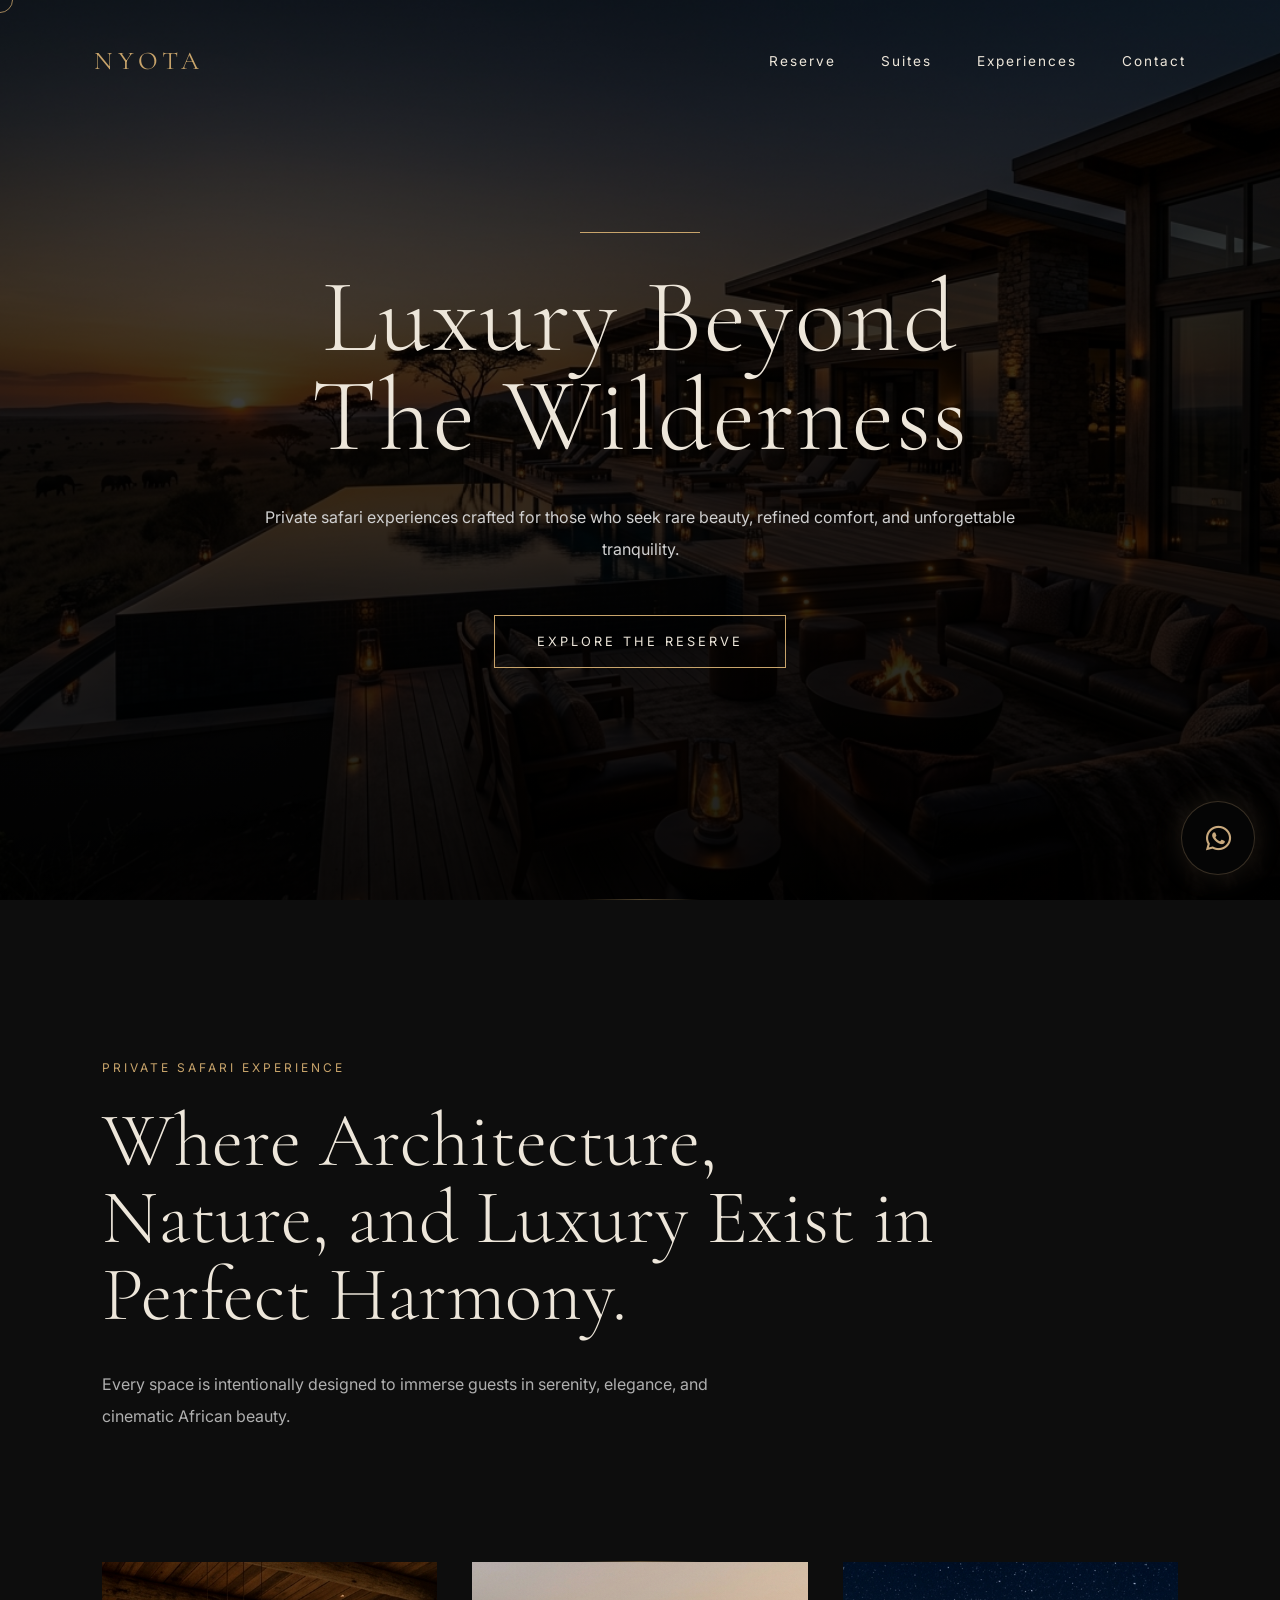
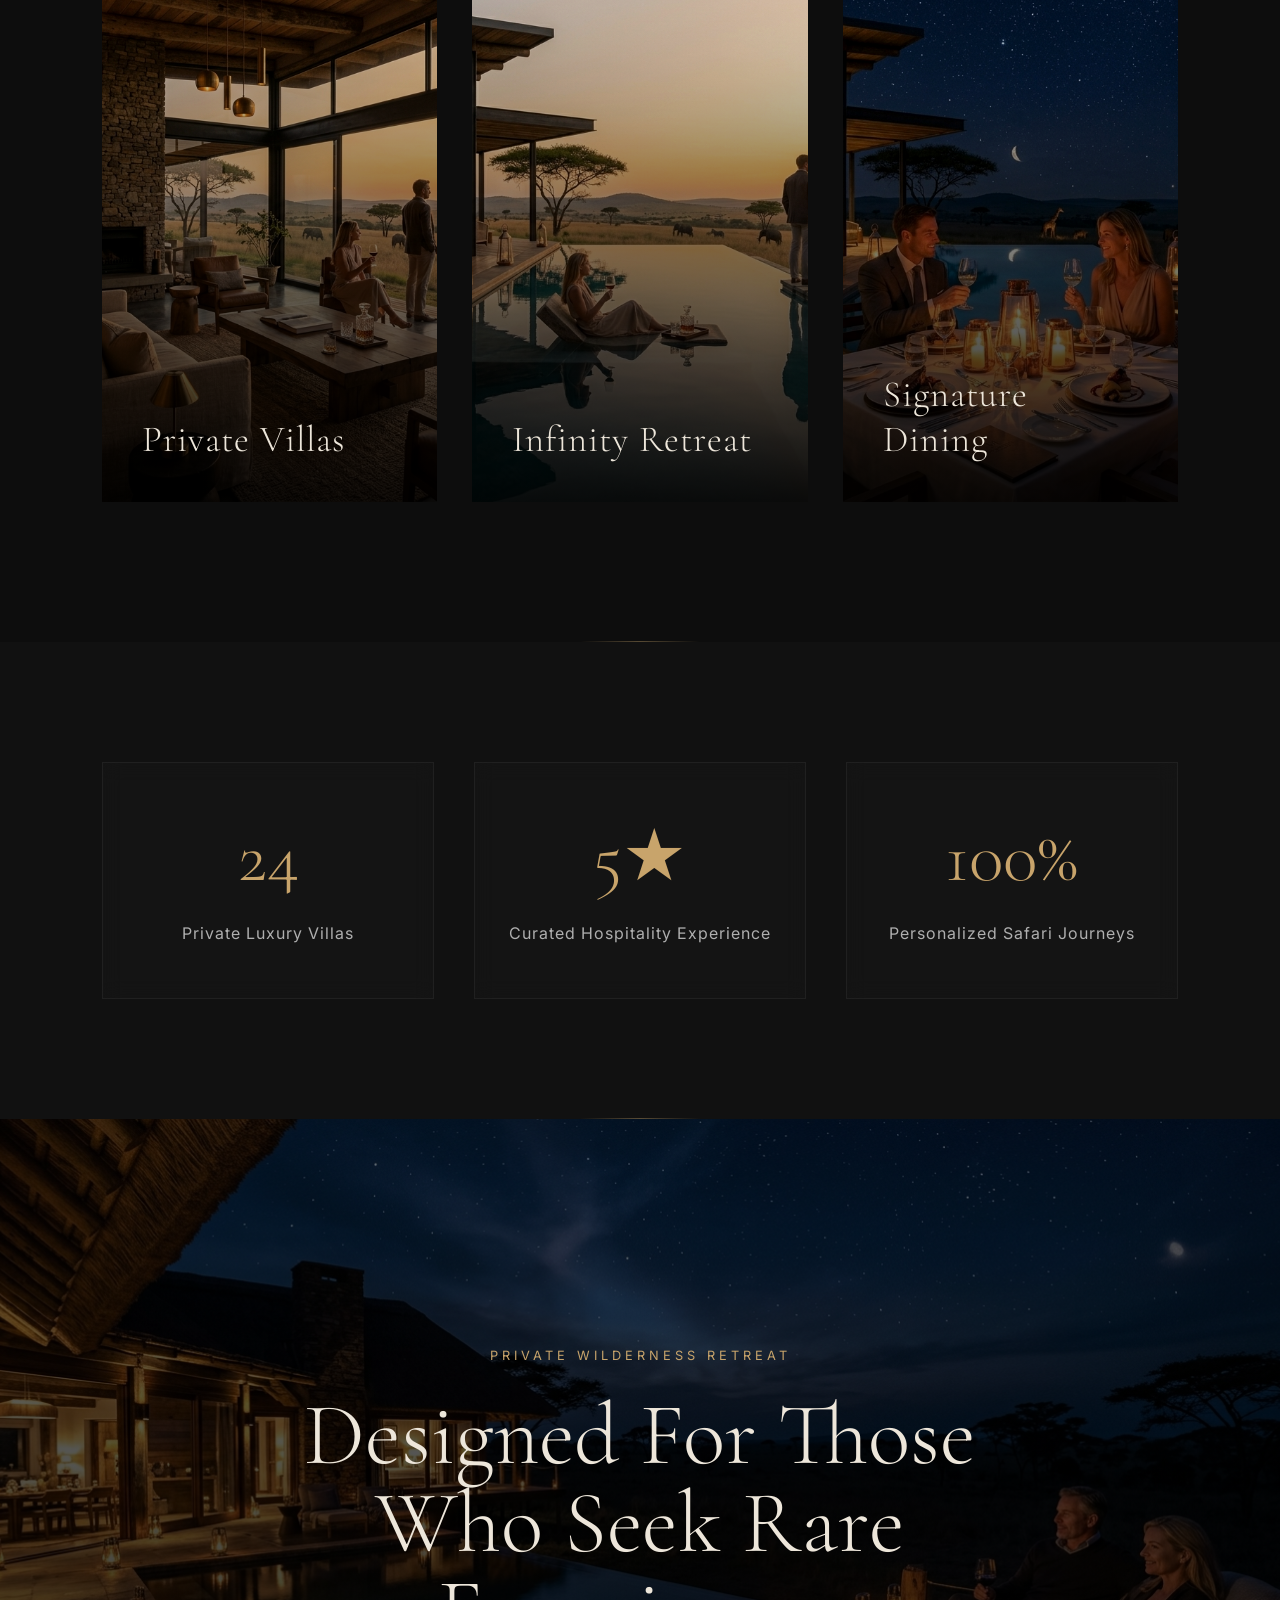
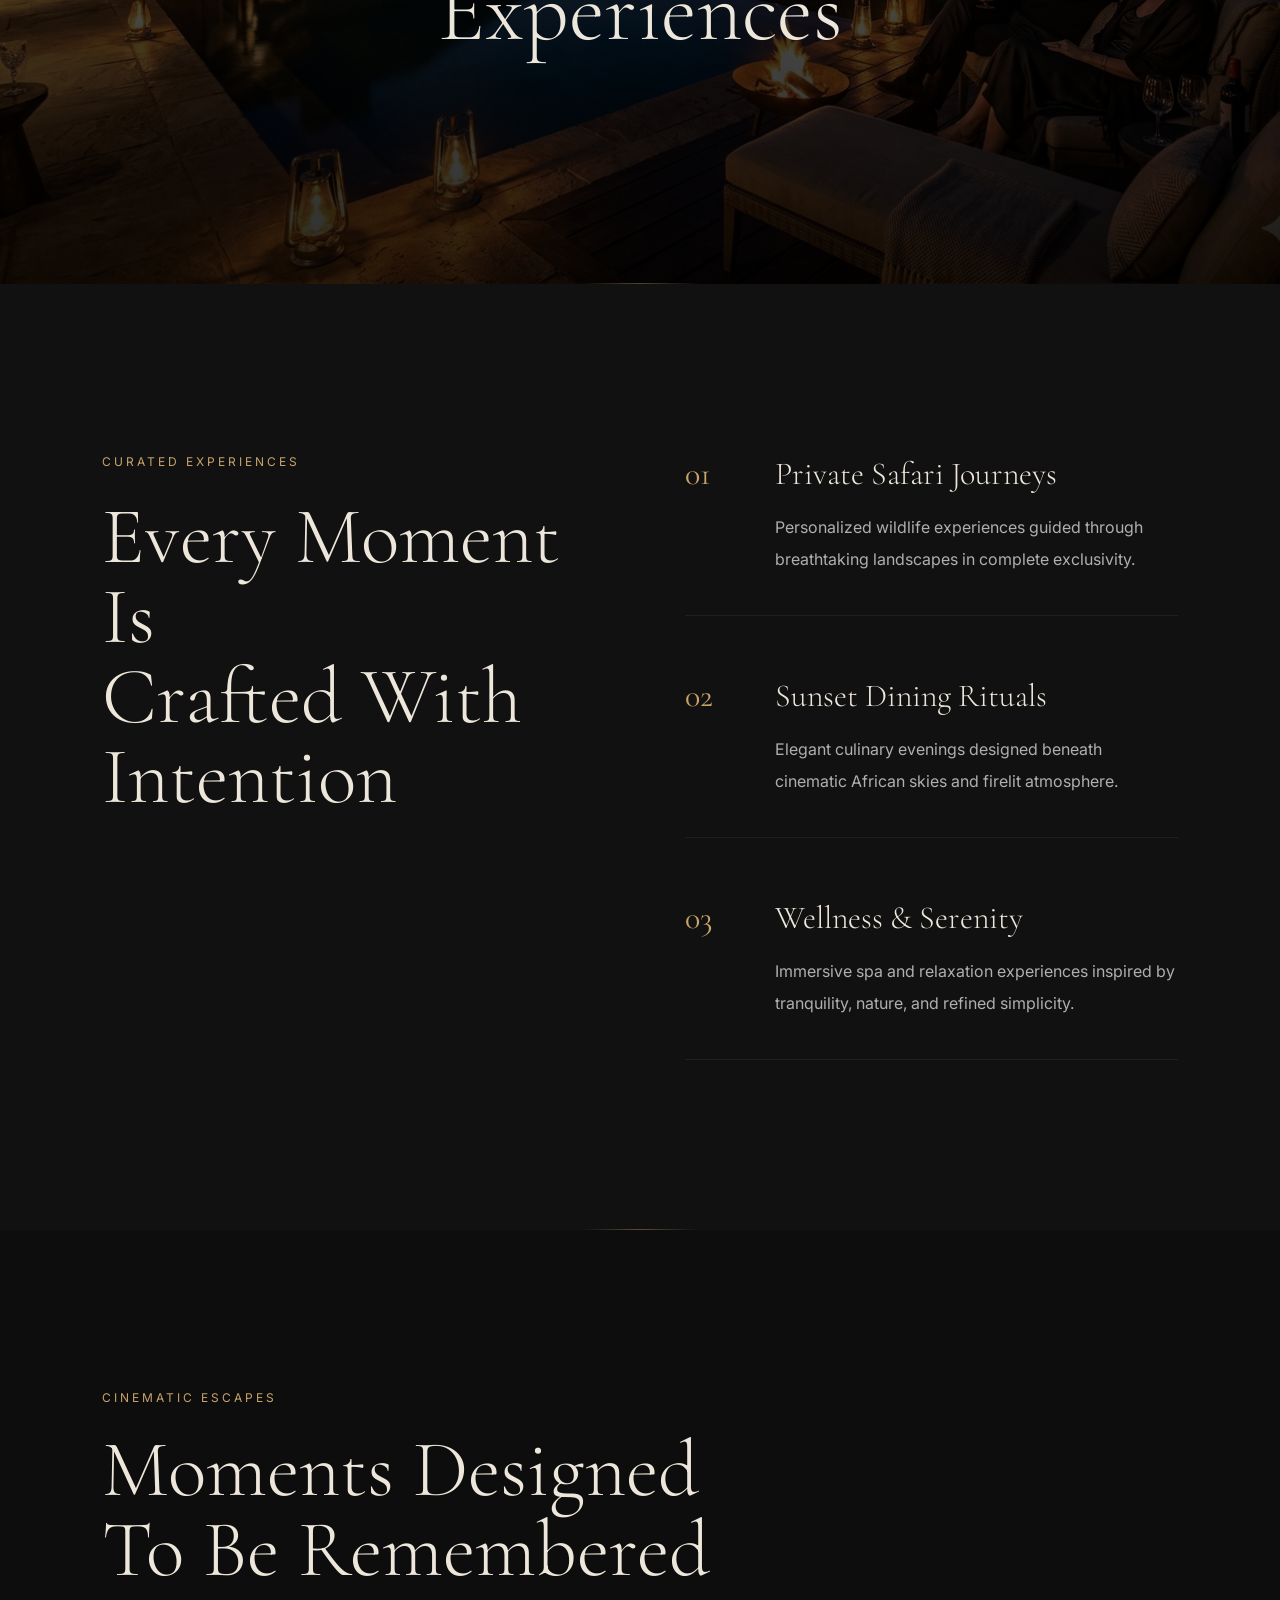
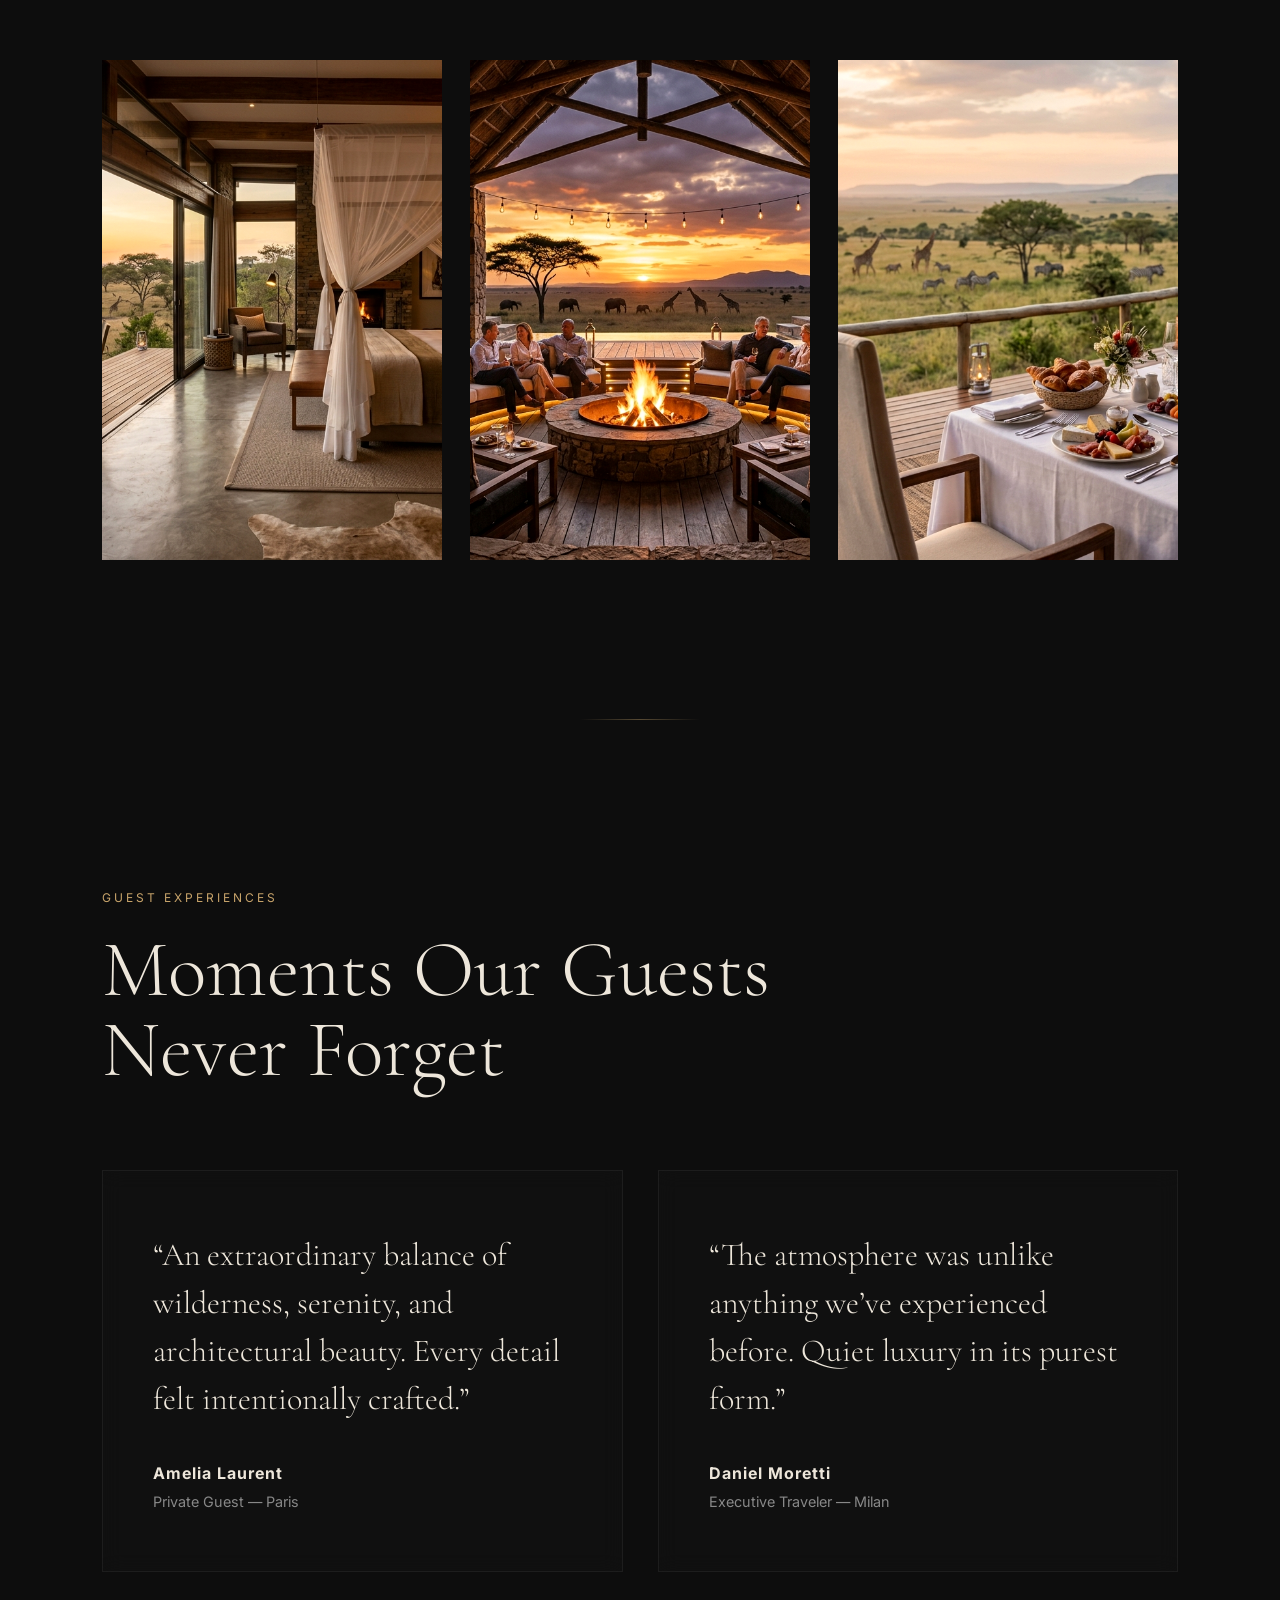
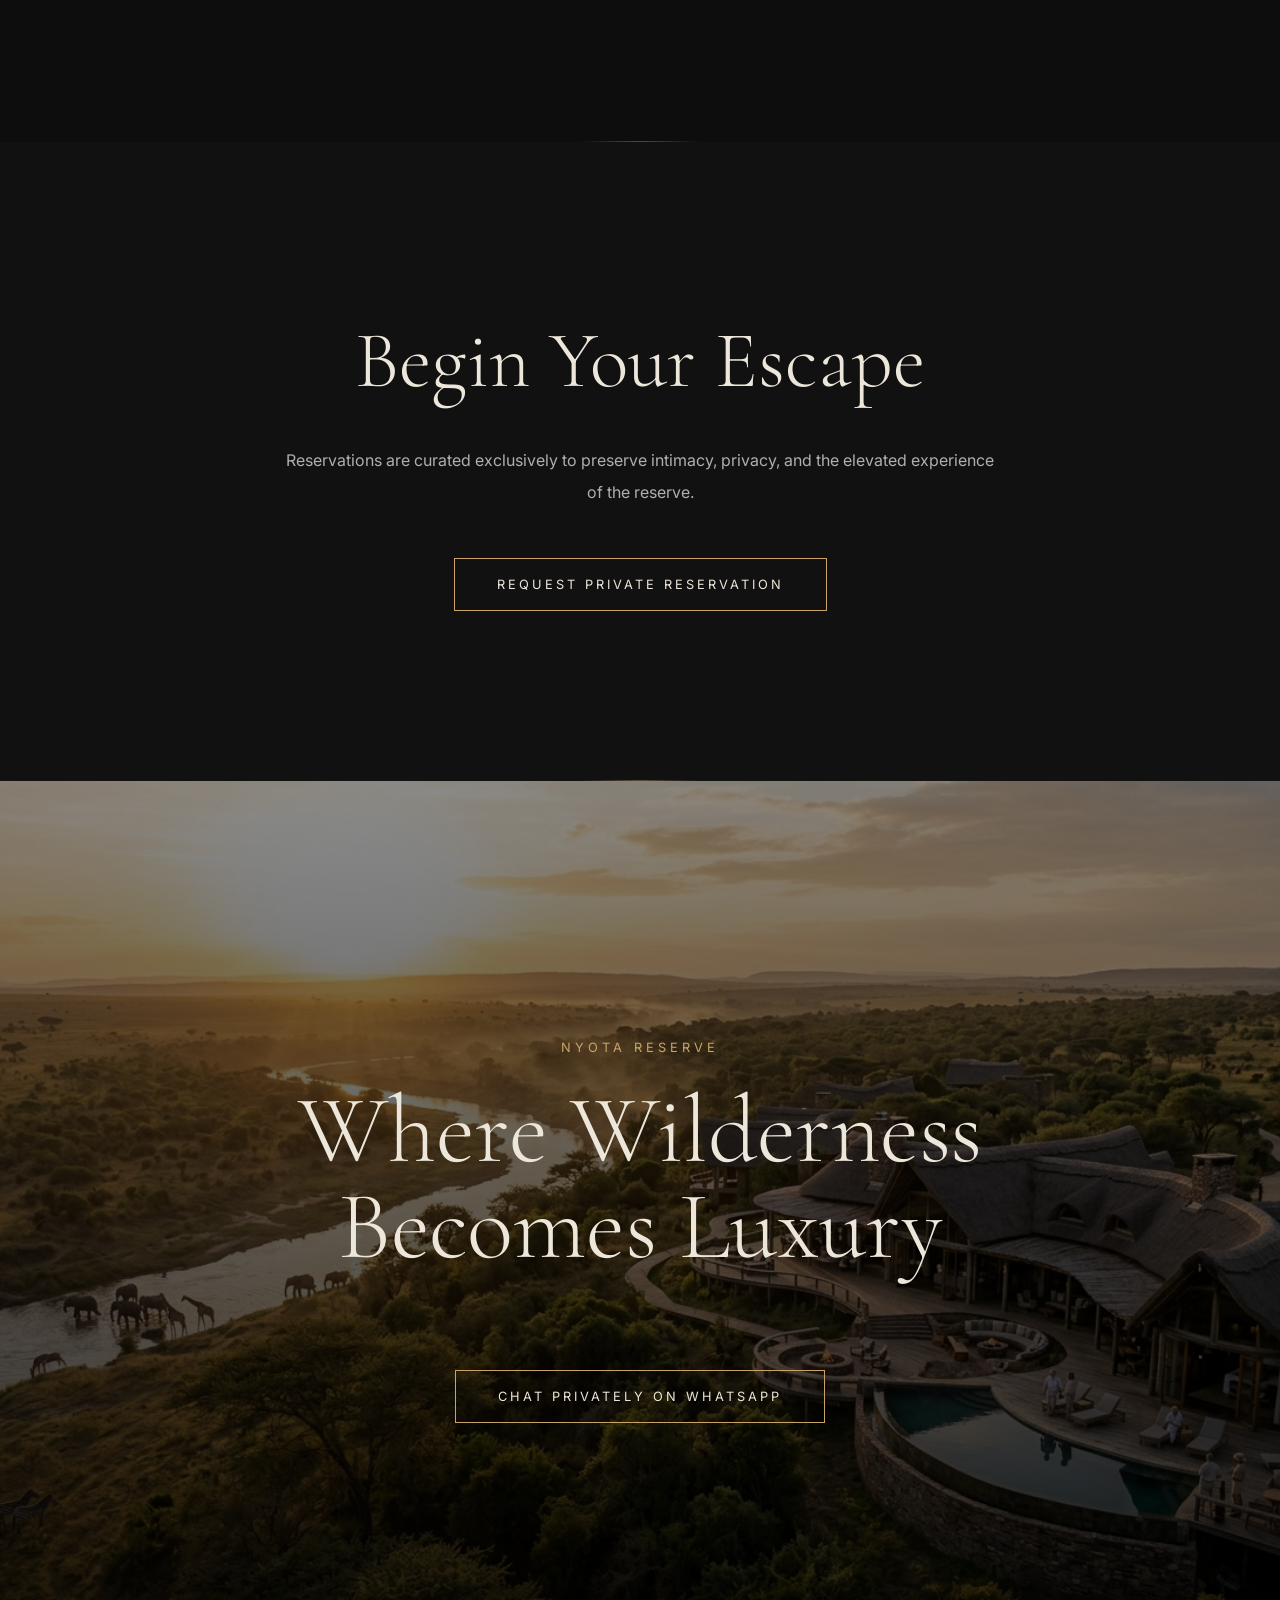
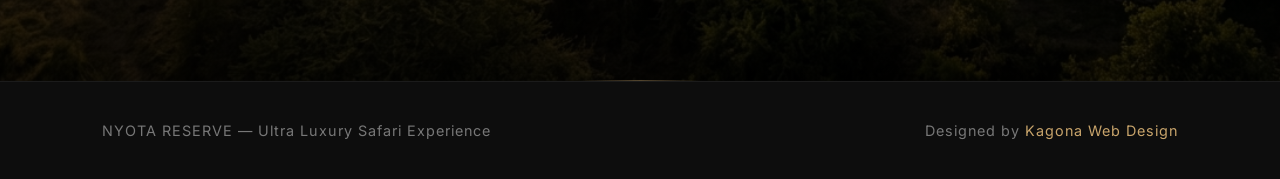
<file: index.html>
<!DOCTYPE html>
<html lang="en">

<head>

<meta charset="UTF-8">
<meta name="viewport" content="width=device-width, initial-scale=1.0">

<title>NYOTA RESERVE | Ultra Luxury Safari Resort</title>

<link rel="preconnect" href="https://fonts.googleapis.com">
<link rel="preconnect" href="https://fonts.gstatic.com" crossorigin>

<link href="https://fonts.googleapis.com/css2?family=Cormorant+Garamond:wght@300;400;500;600&family=Inter:wght@300;400;500&display=swap" rel="stylesheet">

<link rel="stylesheet"
href="https://cdnjs.cloudflare.com/ajax/libs/font-awesome/6.5.1/css/all.min.css">
    
<link rel="stylesheet" href="style.css">

</head>

<body>

<!-- NAVBAR -->

<nav id="navbar">

<div class="logo">
NYOTA
</div>

<div class="nav-links">

<a href="#">Reserve</a>
<a href="#">Suites</a>
<a href="#">Experiences</a>
<a href="#">Contact</a>

</div>

<div class="menu-toggle" id="menuToggle">

    <span></span>
    <span></span>

</div>
  
</nav>

<div class="mobile-menu" id="mobileMenu">

    <a href="#experience" class="mobile-link">
        Experience
    </a>

    <a href="#gallery" class="mobile-link">
        Menu
    </a>

    <a href="#gallery" class="mobile-link">
        Gallery
    </a>

    <a href="#reservations" class="mobile-link">
        Reservations
    </a>

</div>
  
<!-- HERO -->

<section class="hero">

<div class="overlay"></div>

<div class="hero-content">

<div class="hero-line"></div>

<h1>
Luxury Beyond <br>
The Wilderness
</h1>

<p>
Private safari experiences crafted for those who seek
rare beauty, refined comfort, and unforgettable tranquility.
</p>

<a href="reservation.html" class="hero-btn">
EXPLORE THE RESERVE
</a>

</div>

</section>

<!-- EXPERIENCE -->

<section id="experience" class="experience reveal">

<div class="experience-text">

<p class="small-title">
PRIVATE SAFARI EXPERIENCE
</p>

<h2>
Where Architecture,
Nature, and Luxury
Exist in Perfect Harmony.
</h2>

<p class="experience-description">
Every space is intentionally designed to immerse guests
in serenity, elegance, and cinematic African beauty.
</p>

</div>

</section>

<!-- SHOWCASE -->

<section class="showcase reveal">

<div class="card">

<img src="images/villa.jpg">

<div class="card-content">
<h3>Private Villas</h3>
</div>

</div>

<div class="card">

<img src="images/pool.jpg">

<div class="card-content">
<h3>Infinity Retreat</h3>
</div>

</div>

<div class="card">

<img src="images/dining.jpg">

<div class="card-content">
<h3>Signature Dining</h3>
</div>

</div>

</section>

<!-- STATS SECTION -->

<section class="stats reveal">

    <div class="stat-box">

        <h2>
            24
        </h2>

        <p>
            Private Luxury Villas
        </p>

    </div>

    <div class="stat-box">

        <h2>
            5★
        </h2>

        <p>
            Curated Hospitality Experience
        </p>

    </div>

    <div class="stat-box">

        <h2>
            100%
        </h2>

        <p>
            Personalized Safari Journeys
        </p>

    </div>

</section>
    
<!-- PARALLAX SECTION -->

<section class="parallax reveal">

    <div class="parallax-overlay"></div>

    <div class="parallax-content">

        <p>
            PRIVATE WILDERNESS RETREAT
        </p>

        <h2>
            Designed For Those <br>
            Who Seek Rare Experiences
        </h2>

    </div>

</section>

<!-- SIGNATURE EXPERIENCES -->

<section class="signature reveal">

    <div class="signature-left">

        <p>
            CURATED EXPERIENCES
        </p>

        <h2>
            Every Moment Is <br>
            Crafted With Intention
        </h2>

    </div>

    <div class="signature-right">

        <div class="experience-item">

            <span>01</span>

            <div>

                <h3>
                    Private Safari Journeys
                </h3>

                <p>
                    Personalized wildlife experiences guided through
                    breathtaking landscapes in complete exclusivity.
                </p>

            </div>

        </div>

        <div class="experience-item">

            <span>02</span>

            <div>

                <h3>
                    Sunset Dining Rituals
                </h3>

                <p>
                    Elegant culinary evenings designed beneath cinematic
                    African skies and firelit atmosphere.
                </p>

            </div>

        </div>

        <div class="experience-item">

            <span>03</span>

            <div>

                <h3>
                    Wellness & Serenity
                </h3>

                <p>
                    Immersive spa and relaxation experiences inspired by
                    tranquility, nature, and refined simplicity.
                </p>

            </div>

        </div>

    </div>

</section>
    
<!-- GALLERY SECTION -->

<section id="gallery" class="gallery-section reveal">

    <div class="gallery-header">

        <p>
            CINEMATIC ESCAPES
        </p>

        <h2>
            Moments Designed <br>
            To Be Remembered
        </h2>

    </div>

    <div class="gallery-grid">

        <div class="gallery-item">
            <img src="images/gallery1.jpg">
        </div>

        <div class="gallery-item">
            <img src="images/gallery2.jpg">
        </div>

        <div class="gallery-item">
            <img src="images/gallery3.jpg">
        </div>

    </div>

</section>

<!-- TESTIMONIALS -->

<section class="testimonials reveal">
    
    <div class="testimonial-header">

        <p>
            GUEST EXPERIENCES
        </p>

        <h2>
            Moments Our Guests <br>
            Never Forget
        </h2>

    </div>

    <div class="testimonial-grid">

        <div class="testimonial-card">

            <p class="quote">
                “An extraordinary balance of wilderness,
                serenity, and architectural beauty.
                Every detail felt intentionally crafted.”
            </p>

            <h3>
                Amelia Laurent
            </h3>

            <span>
                Private Guest — Paris
            </span>

        </div>

        <div class="testimonial-card">

            <p class="quote">
                “The atmosphere was unlike anything
                we’ve experienced before. Quiet luxury
                in its purest form.”
            </p>

            <h3>
                Daniel Moretti
            </h3>

            <span>
                Executive Traveler — Milan
            </span>

        </div>

    </div>

</section>
    
<!-- RESERVATION -->

<section id="reservations" class="reservation reveal">
    
<h2>
Begin Your Escape
</h2>

<p>
Reservations are curated exclusively to preserve intimacy,
privacy, and the elevated experience of the reserve.
</p>

<a href="reservation.html" class="hero-btn">
REQUEST PRIVATE RESERVATION
</a>

</section>

<!-- FINAL CINEMATIC SECTION -->

<section class="final-section">

    <div class="final-overlay"></div>

    <div class="final-content">

        <p>
            NYOTA RESERVE
        </p>

        <h2>
            Where Wilderness <br>
            Becomes Luxury
        </h2>

        <a href="https://wa.me/254710138060?text=Hello%20Kagona,%20I'm%20interested%20in%20a%20website%20for%20my%20business." class="hero-btn">
            CHAT PRIVATELY ON WHATSAPP
        </a>

    </div>

</section>
    
<!-- FOOTER -->

<footer>

<p>
NYOTA RESERVE — Ultra Luxury Safari Experience
</p>

<p>
Designed by 
<a href="https://kagonameshack-cmyk.github.io/Kagona-webdesign-/index.html#projects">
Kagona Web Design
</a>
</p>

</footer>

<script src="script.js"></script>

<div class="cursor"></div>

<!-- FLOATING WHATSAPP -->

<a href="https://wa.me/254710138060?text=Hello%20Kagona,%20I%20just%20visited%20your%20website%20and%20would%20like%20to%20discuss%20a%20project."
class="floating-whatsapp"
target="_blank">

    <i class="fab fa-whatsapp"></i>

</a>    
    
</body>
  </html>
</file>
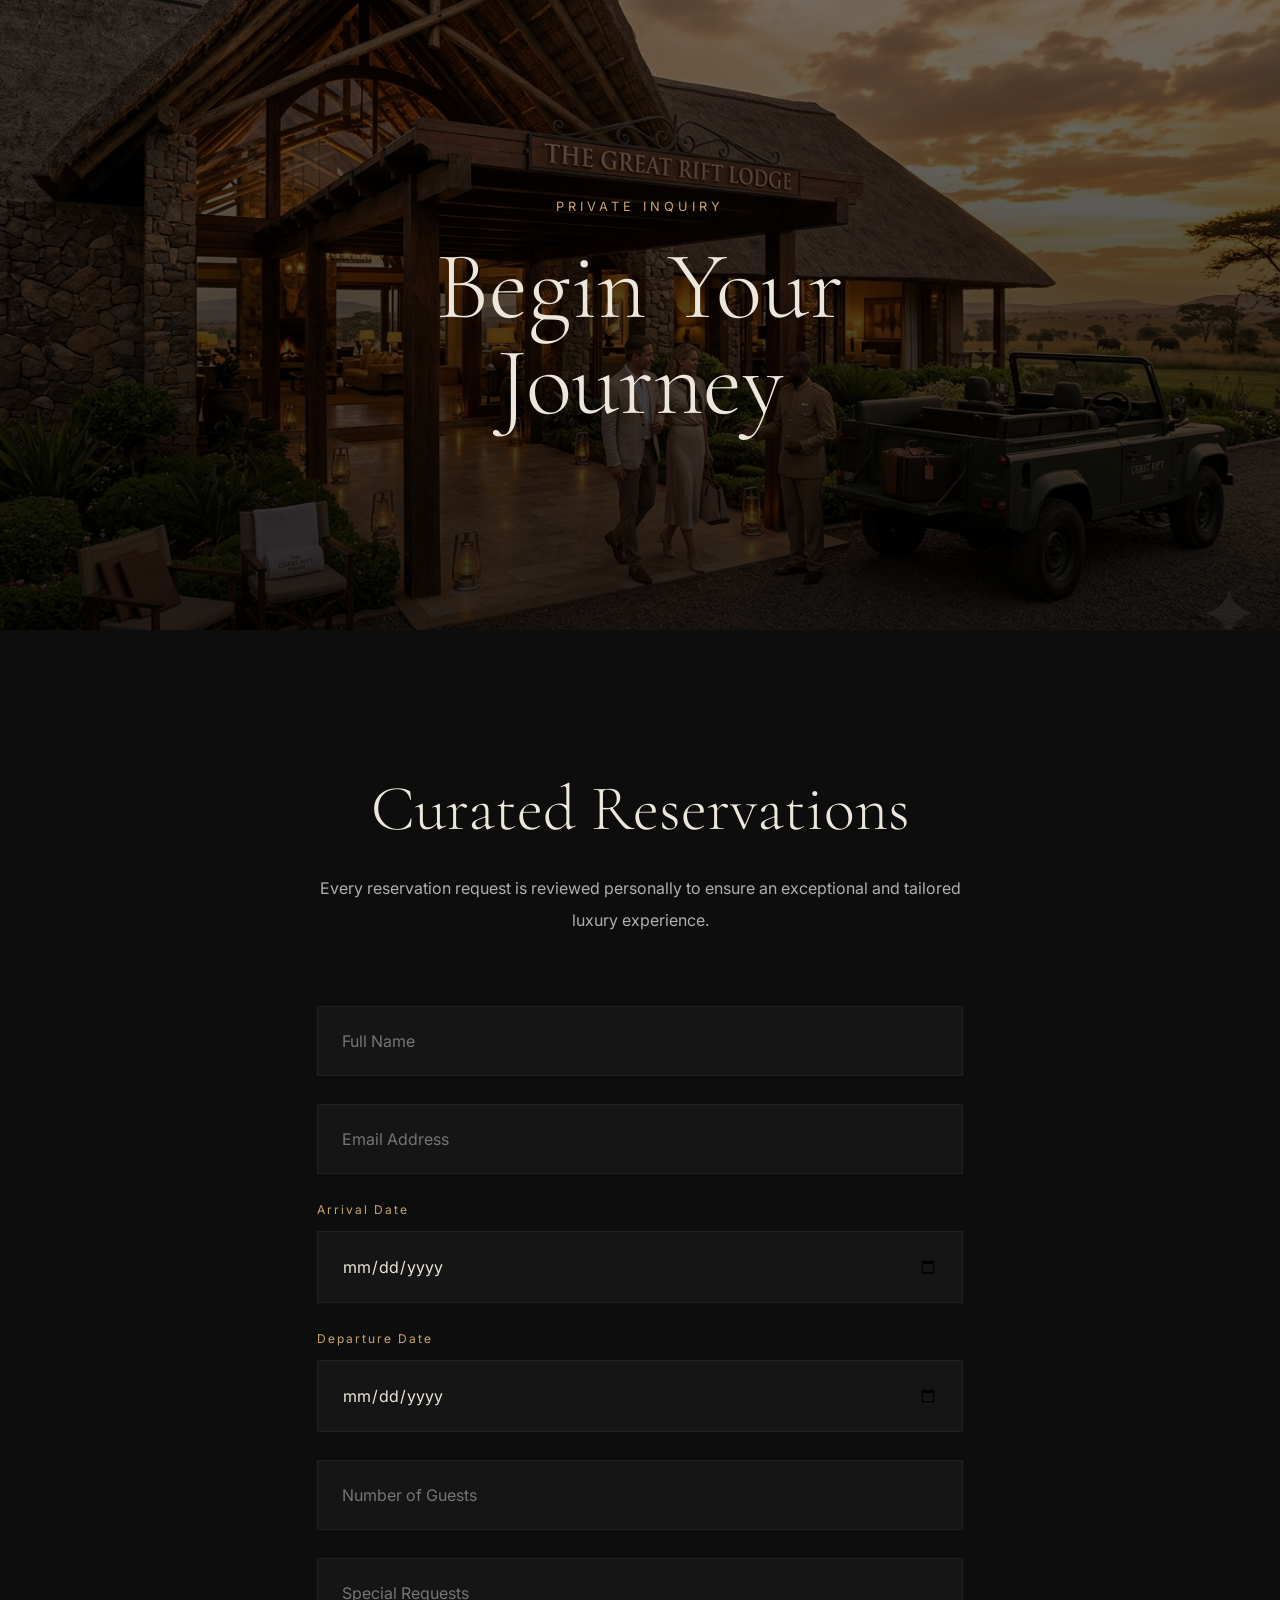
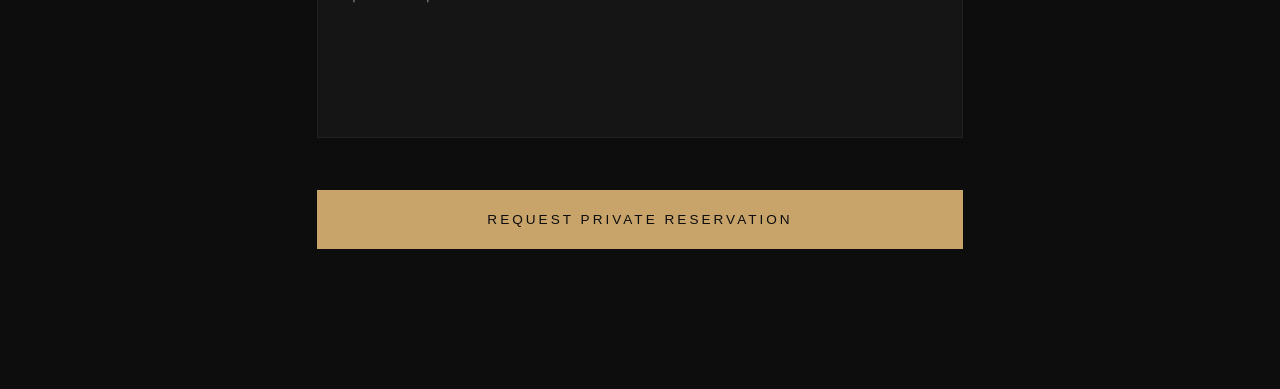
<file: reservation.html>
<!DOCTYPE html>
<html lang="en">

<head>

    <meta charset="UTF-8">
    <meta name="viewport" content="width=device-width, initial-scale=1.0">

    <title>
        Private Reservation | Nyota Reserve
    </title>

    <!-- GOOGLE FONTS -->

    <link rel="preconnect" href="https://fonts.googleapis.com">

    <link rel="preconnect" href="https://fonts.gstatic.com" crossorigin>

    <link href="https://fonts.googleapis.com/css2?family=Cormorant+Garamond:wght@300;400;500;600&family=Inter:wght@300;400;500&display=swap" rel="stylesheet">

    <!-- CSS -->

    <link rel="stylesheet" href="reservation.css">

</head>

<body>

    <!-- HERO -->

    <section class="reservation-hero">

        <div class="overlay"></div>

        <div class="reservation-content">

            <p>
                PRIVATE INQUIRY
            </p>

            <h1>
                Begin Your <br>
                Journey
            </h1>

        </div>

    </section>

    <!-- FORM SECTION -->

    <section class="form-section">

        <div class="form-intro">

            <h2>
                Curated Reservations
            </h2>

            <p>
                Every reservation request is reviewed personally
                to ensure an exceptional and tailored luxury experience.
            </p>

        </div>

        <form action="success.html">

            <div class="input-group">

                <input type="text" placeholder="Full Name" required>

            </div>

            <div class="input-group">

                <input type="email" placeholder="Email Address" required>

            </div>

            <div class="input-group">

    <span>
        Arrival Date
    </span>

    <input
    type="date"
    required>

</div>

<div class="input-group">

    <span>
        Departure Date
    </span>

    <input
    type="date"
    required>

        </div>

            <div class="input-group">

                <input type="number" placeholder="Number of Guests">

            </div>

            <div class="input-group">

                <textarea placeholder="Special Requests"></textarea>

            </div>

            <button type="submit">

                REQUEST PRIVATE RESERVATION

            </button>

        </form>

    </section>

</body>

  </html>
</file>
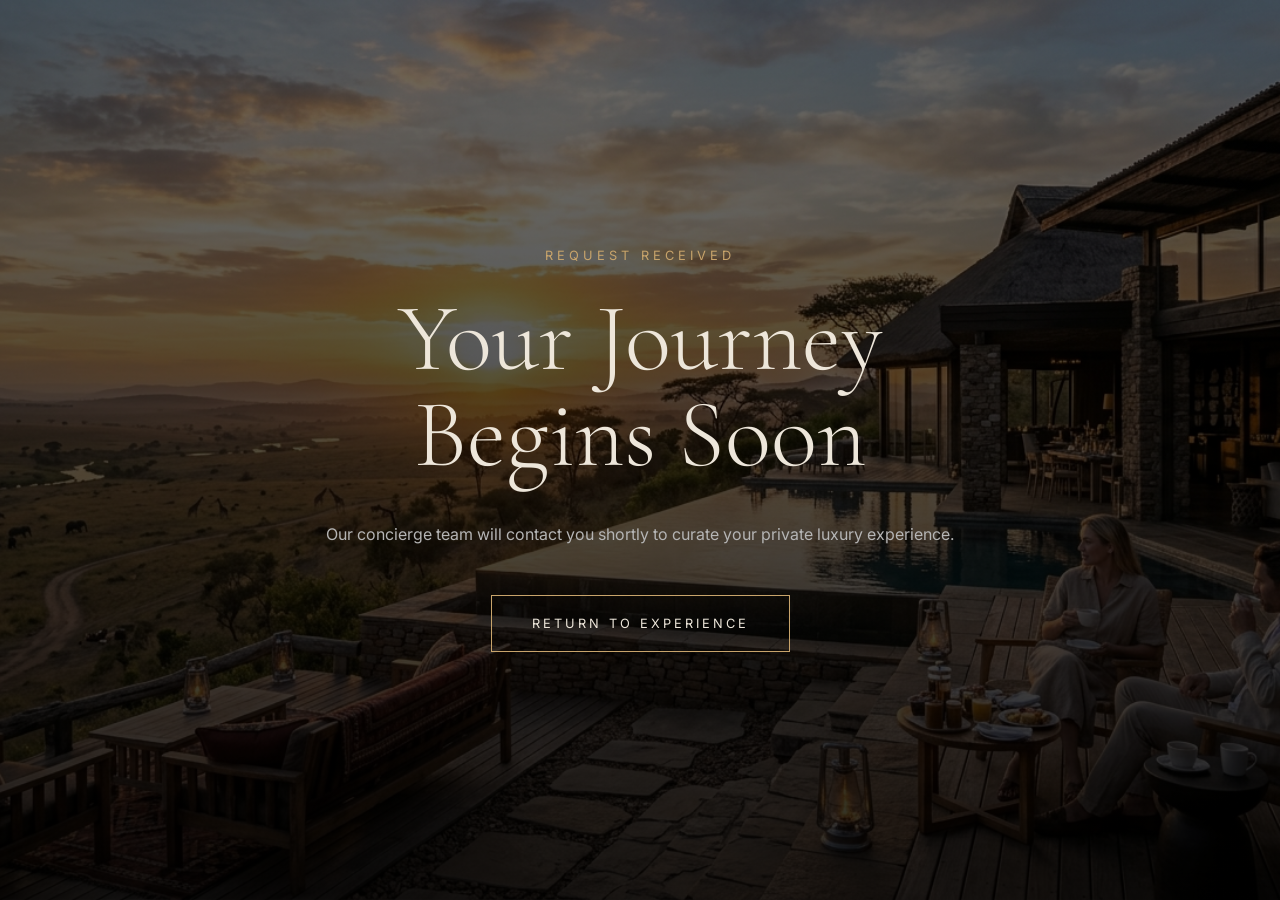
<file: success.html>
<!DOCTYPE html>
<html lang="en">

<head>

    <meta charset="UTF-8">

    <meta name="viewport"
    content="width=device-width, initial-scale=1.0">

    <title>
        Reservation Received
    </title>

    <!-- GOOGLE FONTS -->

    <link rel="preconnect"
    href="https://fonts.googleapis.com">

    <link rel="preconnect"
    href="https://fonts.gstatic.com"
    crossorigin>

    <link href="https://fonts.googleapis.com/css2?family=Cormorant+Garamond:wght@300;400;500;600&family=Inter:wght@300;400;500&display=swap"
    rel="stylesheet">

    <!-- CSS -->

    <link rel="stylesheet"
    href="success.css">

</head>

<body>

    <section class="success-page">

        <div class="overlay"></div>

        <div class="success-content">

            <p>
                REQUEST RECEIVED
            </p>

            <h1>
                Your Journey <br>
                Begins Soon
            </h1>

            <span>
                Our concierge team will contact you shortly
                to curate your private luxury experience.
            </span>

            <a href="index.html">
                RETURN TO EXPERIENCE
            </a>

        </div>

    </section>

</body>

</html>
</file>
<file: style.css>
/* MENU TOGGLE */

.menu-toggle{
    display:none;

    flex-direction:column;

    gap:8px;

    cursor:pointer;

    z-index:1200;
}

.menu-toggle span{
    width:32px;
    height:1px;

    background:#EDE6DA;

    transition:0.4s ease;
}

/* MOBILE MENU */

.mobile-menu{
    position:fixed;

    top:0;
    left:0;

    width:100%;
    height:100vh;

    background:rgba(5,5,5,0.96);

    backdrop-filter:blur(20px);

    display:flex;
    flex-direction:column;

    align-items:center;
    justify-content:center;

    gap:40px;

    transform:translateY(-100%);

    transition:0.7s ease;

    z-index:1100;

    opacity:0;

    visibility:hidden;
}

.mobile-menu.active{
    transform:translateY(0);

    opacity:1;

    visibility:visible;
}

.mobile-menu a{
    color:#EDE6DA;

    text-decoration:none;

    font-family:'Cormorant Garamond',serif;

    font-size:2.5rem;
    font-weight:300;

    letter-spacing:2px;

    transition:0.4s ease;

    opacity:0;

    transform:translateY(30px);
}

.mobile-menu.active a{
    opacity:1;

    transform:translateY(0);
}

.mobile-menu a:hover{
    color:#C8A46B;
}

/* RESET */

*{
    margin:0;
    padding:0;
    box-sizing:border-box;
}

html{
    scroll-behavior:smooth;
}

body{
    background:#0D0D0D;
    color:#EDE6DA;
    font-family:'Inter',sans-serif;
    overflow-x:hidden;

    opacity:0;

    animation:
    pageFade 1.4s ease forwards;
}

@keyframes pageFade{

    from{
        opacity:0;
    }

    to{
        opacity:1;
    }

}

/* NAVBAR */

nav{
    width:92%;

    position:fixed;

    top:22px;
    left:50%;

    transform:translateX(-50%);

    padding:22px 42px;

    display:flex;
    justify-content:space-between;
    align-items:center;

    z-index:1000;

    transition:0.5s ease;

    border:
    1px solid transparent;

    border-radius:100px;
}

nav.scrolled{
    background:
    rgba(10,10,10,0.58);

    backdrop-filter:blur(20px);

    border:
    1px solid rgba(255,255,255,0.05);

    box-shadow:
    0 10px 40px rgba(0,0,0,0.25);
    }

.logo{
    font-family:'Cormorant Garamond',serif;

    color:#C8A46B;

    font-size:1.6rem;

    letter-spacing:5px;
}

.nav-links{
    display:flex;
    gap:45px;
}

.nav-links a{
    color:#EDE6DA;

    text-decoration:none;

    font-size:0.85rem;

    letter-spacing:2px;

    transition:0.4s ease;
}

.nav-links a:hover{
    color:#C8A46B;
}

/* HERO */

.hero{
    height:100vh;

    background:url('images/hero.jpg');

    background-size:cover;
    background-position:center;

    position:relative;

    display:flex;
    align-items:center;
    justify-content:center;

    image-rendering:auto;
}

.overlay{
    position:absolute;
    inset:0;

    background:
    linear-gradient(
        to bottom,
        rgba(0,0,0,0.68),
        rgba(0,0,0,0.88)
    );
}

.hero-content{
    position:relative;

    z-index:2;

    text-align:center;

    width:90%;
    max-width:950px;
}

.hero-line{
    width:120px;
    height:1px;

    background:#C8A46B;

    margin:0 auto 35px;
}

.hero h1{
    font-family:'Cormorant Garamond',serif;

    font-size:6.5rem;
    font-weight:300;

    line-height:0.95;

    letter-spacing:2px;

    margin-bottom:35px;
}

.hero p{
    max-width:760px;

    margin:auto;

    line-height:2;

    color:#D0D0D0;
}

.hero-btn{
    display:inline-block;

    margin-top:50px;

    padding:18px 42px;

    border:1px solid #C8A46B;

    color:#EDE6DA;

    text-decoration:none;

    letter-spacing:3px;

    font-size:0.8rem;

    transition:0.5s ease;
}

.hero-btn:hover{
    background:#C8A46B;
    color:#0D0D0D;
}

/* EXPERIENCE */

.experience{
    padding:160px 8% 130px;
}

.experience-text{
    max-width:850px;
}

.small-title{
    color:#C8A46B;

    letter-spacing:3px;

    font-size:0.75rem;

    margin-bottom:28px;
}

.experience h2{
    font-family:'Cormorant Garamond',serif;

    font-size:4.8rem;
    font-weight:300;

    line-height:1;

    margin-bottom:35px;
}

.experience-description{
    color:#AFAFAF;

    line-height:2;

    max-width:680px;
}

/* SHOWCASE */

.showcase{
    padding:0 8% 140px;

    display:grid;

    grid-template-columns:
    repeat(auto-fit,minmax(320px,1fr));

    gap:35px;
}

.card{
    position:relative;

    overflow:hidden;

    height:540px;

    background:#111;

    cursor:pointer;
}

.card img{
    width:100%;
    height:100%;

    object-fit:cover;

    transition:1.5s ease;

    filter:
    brightness(0.9)
    contrast(1.05);

    image-rendering:auto;

    filter:
    contrast(1.03)
    saturate(1.02);
}

.card:hover img{
    transform:scale(1.08);

    filter:
    brightness(1)
    contrast(1.08);
}

.card-content{
    position:absolute;

    inset:0;

    background:
    linear-gradient(
        to top,
        rgba(0,0,0,0.9),
        rgba(0,0,0,0.05)
    );

    display:flex;
    align-items:flex-end;

    padding:40px;
}

.card-content h3{
    font-family:'Cormorant Garamond',serif;

    font-size:2.3rem;
    font-weight:300;

    letter-spacing:1px;
}

/* RESERVATION */

.reservation{
    padding:170px 8%;

    background:#111111;

    text-align:center;
}

.reservation h2{
    font-family:'Cormorant Garamond',serif;

    font-size:5rem;
    font-weight:300;

    margin-bottom:35px;
}

.reservation p{
    max-width:720px;

    margin:auto;

    line-height:2;

    color:#AFAFAF;
}

/* FINAL SECTION */

.final-section{
    position:relative;

    height:100vh;

    background:url('images/final.jpg');

    background-size:cover;
    background-position:center;

    display:flex;
    align-items:center;
    justify-content:center;

    overflow:hidden;

    image-rendering:auto;
}

.final-overlay{
    position:absolute;

    inset:0;

    background:
    linear-gradient(
        to bottom,
        rgba(0,0,0,0.45),
        rgba(0,0,0,0.82)
    );
}

.final-content{
    position:relative;

    z-index:2;

    text-align:center;

    width:90%;
    max-width:900px;
}

.final-content p{
    color:#C8A46B;

    letter-spacing:4px;

    font-size:0.8rem;

    margin-bottom:28px;
}

.final-content h2{
    font-family:'Cormorant Garamond',serif;

    font-size:6rem;
    font-weight:300;

    line-height:1;

    margin-bottom:45px;
    }

/* FOOTER */

footer{
    padding:40px 8%;

    border-top:
    1px solid rgba(255,255,255,0.06);

    display:flex;
    justify-content:space-between;
    align-items:center;

    flex-wrap:wrap;

    gap:20px;
}

footer p{
    color:#777;

    font-size:0.9rem;

    letter-spacing:1px;
}

footer a{
    color:#C8A46B;

    text-decoration:none;

    transition:0.4s ease;
}

footer a:hover{
    opacity:0.7;
}

/* MOBILE */

@media(max-width:900px){

    .menu-toggle{
    display:flex;
    }
    
    .nav-links{
        display:none;
    }

    .hero h1{
        font-size:4.5rem;
    }

    .experience h2,
    .reservation h2{
        font-size:3.5rem;
    }

}

@media(max-width:600px){

    nav{
        padding:22px 6%;
    }

    .hero h1{
        font-size:3.3rem;

        line-height:1;
    }

    .hero p{
        font-size:0.95rem;

        line-height:1.8;
    }

    .hero-btn{
        width:100%;

        max-width:320px;

        text-align:center;
    }

    .experience,
    .reservation{
        padding:120px 7%;
    }

    .showcase{
        padding:0 7% 120px;

        gap:24px;
    }

    .card{
        height:460px;
    }

    .experience h2,
    .reservation h2{
        font-size:3rem;
    }
    
  }

/* STATS SECTION */

.stats{
    padding:120px 8%;

    display:grid;

    grid-template-columns:
    repeat(auto-fit,minmax(240px,1fr));

    gap:40px;

    background:#111111;
}

.stat-box{
    text-align:center;

    padding:50px 30px;

    border:
    1px solid rgba(255,255,255,0.05);

    background:
    rgba(255,255,255,0.015);

    backdrop-filter:blur(10px);

    transition:0.5s ease;
}

.stat-box:hover{
    transform:translateY(-8px);

    border:
    1px solid rgba(200,164,107,0.2);
}

.stat-box h2{
    font-family:'Cormorant Garamond',serif;

    font-size:4.5rem;
    font-weight:300;

    color:#C8A46B;

    margin-bottom:18px;
}

.stat-box p{
    color:#AFAFAF;

    letter-spacing:1px;

    line-height:1.8;
}

/* SIGNATURE EXPERIENCES */

.signature{
    padding:170px 8%;

    display:grid;

    grid-template-columns:
    1fr 1fr;

    gap:90px;

    background:#111111;
}

.signature-left p{
    color:#C8A46B;

    letter-spacing:3px;

    font-size:0.75rem;

    margin-bottom:28px;
}

.signature-left h2{
    font-family:'Cormorant Garamond',serif;

    font-size:5rem;
    font-weight:300;

    line-height:1;
}

.signature-right{
    display:flex;

    flex-direction:column;

    gap:60px;
}

.experience-item{
    display:flex;

    gap:30px;

    align-items:flex-start;

    border-bottom:
    1px solid rgba(255,255,255,0.06);

    padding-bottom:40px;
}

.experience-item span{
    font-family:'Cormorant Garamond',serif;

    font-size:2rem;

    color:#C8A46B;

    min-width:60px;
}

.experience-item h3{
    font-family:'Cormorant Garamond',serif;

    font-size:2rem;
    font-weight:300;

    margin-bottom:18px;
}

.experience-item p{
    color:#AFAFAF;

    line-height:2;
    }

/* GALLERY SECTION */

.gallery-section{
    padding:160px 8%;

    background:#0D0D0D;
}

.gallery-header{
    margin-bottom:70px;

    max-width:800px;
}

.gallery-header p{
    color:#C8A46B;

    letter-spacing:3px;

    font-size:0.75rem;

    margin-bottom:25px;
}

.gallery-header h2{
    font-family:'Cormorant Garamond',serif;

    font-size:5rem;
    font-weight:300;

    line-height:1;
}

.gallery-grid{
    display:grid;

    grid-template-columns:
    repeat(auto-fit,minmax(320px,1fr));

    gap:28px;
}

.gallery-item{
    overflow:hidden;

    position:relative;

    height:500px;

    background:#111;
}

.gallery-item img{
    width:100%;
    height:100%;

    object-fit:cover;

    transition:1.4s ease;

    image-rendering:auto;

    filter:
    contrast(1.03)
    saturate(1.02);
}

.gallery-item:hover img{
    transform:scale(1.08);
}

/* TESTIMONIALS */

.testimonials{
    padding:170px 8%;

    background:#0D0D0D;
}

.testimonial-header{
    margin-bottom:80px;

    max-width:800px;
}

.testimonial-header p{
    color:#C8A46B;

    letter-spacing:3px;

    font-size:0.75rem;

    margin-bottom:25px;
}

.testimonial-header h2{
    font-family:'Cormorant Garamond',serif;

    font-size:5rem;
    font-weight:300;

    line-height:1;
}

.testimonial-grid{
    display:grid;

    grid-template-columns:
    repeat(auto-fit,minmax(320px,1fr));

    gap:35px;
}

.testimonial-card{
    padding:60px 50px;

    border:
    1px solid rgba(255,255,255,0.05);

    background:
    rgba(255,255,255,0.015);

    backdrop-filter:blur(10px);

    transition:0.5s ease;
}

.testimonial-card:hover{
    transform:translateY(-8px);

    border:
    1px solid rgba(200,164,107,0.2);
}

.quote{
    font-family:'Cormorant Garamond',serif;

    font-size:2rem;
    font-weight:300;

    line-height:1.5;

    margin-bottom:40px;

    color:#EDE6DA;
}

.testimonial-card h3{
    font-size:1rem;

    letter-spacing:1px;

    margin-bottom:8px;
}

.testimonial-card span{
    color:#888;

    font-size:0.9rem;
}

/* PARALLAX SECTION */

.parallax{
    position:relative;

    height:85vh;

    background:url('images/parallax.jpg');

    background-size:cover;
    background-position:center;

    background-attachment:fixed;

    display:flex;
    align-items:center;
    justify-content:center;

    overflow:hidden;
}

.parallax-overlay{
    position:absolute;

    inset:0;

    background:
    linear-gradient(
        to bottom,
        rgba(0,0,0,0.55),
        rgba(0,0,0,0.82)
    );
}

.parallax-content{
    position:relative;

    z-index:2;

    text-align:center;

    width:90%;
    max-width:900px;
}

.parallax-content p{
    color:#C8A46B;

    letter-spacing:4px;

    font-size:0.8rem;

    margin-bottom:28px;
}

.parallax-content h2{
    font-family:'Cormorant Garamond',serif;

    font-size:5.5rem;
    font-weight:300;

    line-height:1;

    color:#EDE6DA;
}

@media(max-width:900px){

    .parallax{
        background-attachment:scroll;
    }

    .parallax-content h2{
        font-size:3.5rem;
    }

    .signature{
    grid-template-columns:1fr;

    gap:70px;
    }

    .signature-left h2{
    font-size:3.5rem;
    }

}

@media(max-width:600px){

    .parallax{
        height:70vh;
    }

    .parallax-content h2{
        font-size:2.8rem;
    }

    .stats{
    padding:100px 7%;
    }

    .gallery-section{
    padding:120px 7%;
    }

    .gallery-header h2{
    font-size:3rem;
    }

    .gallery-item{
    height:420px;
    }

    .signature{
    padding:120px 7%;
    }

    .signature-left h2{
    font-size:3rem;
    }

    .experience-item{
    flex-direction:column;

    gap:18px;
    }

    .testimonials{
    padding:120px 7%;
    }

    .testimonial-header h2{
    font-size:3rem;
    }

    .testimonial-card{
    padding:45px 30px;
    }

    .quote{
    font-size:1.6rem;
    }

    .final-content h2{
    font-size:3.2rem;
    }

    nav{
    width:90%;

    padding:18px 24px;

    top:16px;
    }
    
    }

/* SCROLL REVEAL */

.reveal{
    opacity:0;

    transform:
    translateY(80px);

    transition:
    opacity 1.2s ease,
    transform 1.2s ease;
}

.reveal.active{
    opacity:1;

    transform:
    translateY(0);
}

/* LUXURY CURSOR */

.cursor{
    width:26px;
    height:26px;

    border:
    1px solid rgba(200,164,107,0.8);

    border-radius:50%;

    position:fixed;

    top:0;
    left:0;

    pointer-events:none;

    transform:
    translate(-50%,-50%);

    z-index:9999;

    transition:
    transform 0.15s ease,
    width 0.3s ease,
    height 0.3s ease,
    background 0.3s ease;

    backdrop-filter:blur(2px);
}

/* HOVER EFFECT */

.cursor.hover{
    width:60px;
    height:60px;

    background:
    rgba(200,164,107,0.08);
}

@media(max-width:900px){

    .cursor{
        display:none;
    }

}

/* CINEMATIC SECTION DIVIDERS */

section{
    position:relative;
}

section::after{
    content:"";

    position:absolute;

    bottom:0;
    left:50%;

    transform:translateX(-50%);

    width:120px;
    height:1px;

    background:
    linear-gradient(
        to right,
        transparent,
        rgba(198,164,108,0.4),
        transparent
    );
    }

footer::after{
    display:none;
}


/* FLOATING WHATSAPP */

.floating-whatsapp{

    position:fixed;

    right:25px;
    bottom:25px;

    width:74px;
    height:74px;

    display:flex;
    align-items:center;
    justify-content:center;

    border-radius:50%;

    background:#050505;

    border:1px solid
    rgba(201,169,125,0.25);

    color:#C9A97D;

    text-decoration:none;

    font-size:1.8rem;

    z-index:9999;

    backdrop-filter:blur(10px);

    box-shadow:
    0 0 30px
    rgba(201,169,125,0.15);

    transition:0.45s ease;
}

.floating-whatsapp:hover{

    transform:
    translateY(-4px)
    scale(1.05);

    background:#C9A97D;

    color:#050505;

    box-shadow:
    0 0 40px
    rgba(201,169,125,0.35);
}

/* MOBILE */

@media(max-width:768px){

    .floating-whatsapp{

        width:68px;
        height:68px;

        right:20px;
        bottom:20px;

        font-size:1.6rem;
    }

}
</file>
<file: reservation.css>
/* RESET */

*{
    margin:0;
    padding:0;
    box-sizing:border-box;
}

body{
    background:#0D0D0D;
    color:#EDE6DA;
    font-family:'Inter',sans-serif;
}

/* HERO */

.reservation-hero{
    position:relative;

    height:70vh;

    background:url('images/reservation-hero.jpg');

    background-size:cover;
    background-position:center;

    display:flex;
    align-items:center;
    justify-content:center;
}

.overlay{
    position:absolute;

    inset:0;

    background:
    linear-gradient(
        to bottom,
        rgba(0,0,0,0.55),
        rgba(0,0,0,0.82)
    );
}

.reservation-content{
    position:relative;

    z-index:2;

    text-align:center;
}

.reservation-content p{
    color:#C8A46B;

    letter-spacing:4px;

    font-size:0.8rem;

    margin-bottom:25px;
}

.reservation-content h1{
    font-family:'Cormorant Garamond',serif;

    font-size:6rem;
    font-weight:300;

    line-height:1;
}

/* FORM SECTION */

.form-section{
    padding:140px 8%;

    max-width:850px;

    margin:auto;
}

.form-intro{
    text-align:center;

    margin-bottom:70px;
}

.form-intro h2{
    font-family:'Cormorant Garamond',serif;

    font-size:4rem;
    font-weight:300;

    margin-bottom:25px;
}

.form-intro p{
    color:#AFAFAF;

    line-height:2;
}

form{
    display:flex;

    flex-direction:column;

    gap:28px;
}

.input-group span{
    display:block;

    margin-bottom:14px;

    color:#C8A46B;

    letter-spacing:2px;

    font-size:0.75rem;
}

.input-group input,
.input-group textarea{
    width:100%;

    padding:24px;

    background:#151515;

    border:
    1px solid rgba(255,255,255,0.05);

    color:#EDE6DA;

    font-family:'Inter',sans-serif;

    font-size:1rem;

    outline:none;

    transition:0.4s ease;
}

.input-group textarea{
    height:180px;

    resize:none;
}

.input-group input:focus,
.input-group textarea:focus{
    border:
    1px solid rgba(200,164,107,0.4);
}

button{
    margin-top:20px;

    padding:22px;

    border:none;

    background:#C8A46B;

    color:#0D0D0D;

    font-size:0.85rem;

    letter-spacing:3px;

    cursor:pointer;

    transition:0.4s ease;
}

button:hover{
    opacity:0.85;
}

/* MOBILE */

@media(max-width:600px){

    .reservation-content h1{
        font-size:3.5rem;
    }

    .form-intro h2{
        font-size:3rem;
    }

    .form-section{
        padding:110px 7%;
    }

}
</file>
<file: success.css>
*{
    margin:0;
    padding:0;
    box-sizing:border-box;
}

body{
    background:#0D0D0D;

    color:#EDE6DA;

    font-family:'Inter',sans-serif;
}

.success-page{
    position:relative;

    height:100vh;

    background:url('images/success-hero.jpg');

    background-size:cover;
    background-position:center;

    display:flex;
    align-items:center;
    justify-content:center;

    text-align:center;

    overflow:hidden;
}

.overlay{
    position:absolute;

    inset:0;

    background:
    linear-gradient(
        to bottom,
        rgba(0,0,0,0.55),
        rgba(0,0,0,0.82)
    );
}

.success-content{
    position:relative;

    z-index:2;

    width:90%;
    max-width:900px;
}

.success-content p{
    color:#C8A46B;

    letter-spacing:4px;

    font-size:0.8rem;

    margin-bottom:28px;
}

.success-content h1{
    font-family:'Cormorant Garamond',serif;

    font-size:6rem;
    font-weight:300;

    line-height:1;

    margin-bottom:35px;
}

.success-content span{
    display:block;

    color:#B5B5B5;

    line-height:2;

    max-width:650px;

    margin:auto auto 45px;
}

.success-content a{
    display:inline-block;

    padding:20px 40px;

    border:
    1px solid #C8A46B;

    color:#EDE6DA;

    text-decoration:none;

    letter-spacing:3px;

    font-size:0.8rem;

    transition:0.4s ease;
}

.success-content a:hover{
    background:#C8A46B;

    color:#0D0D0D;
}

@media(max-width:600px){

    .success-content h1{
        font-size:3.5rem;
    }

       }
</file>
